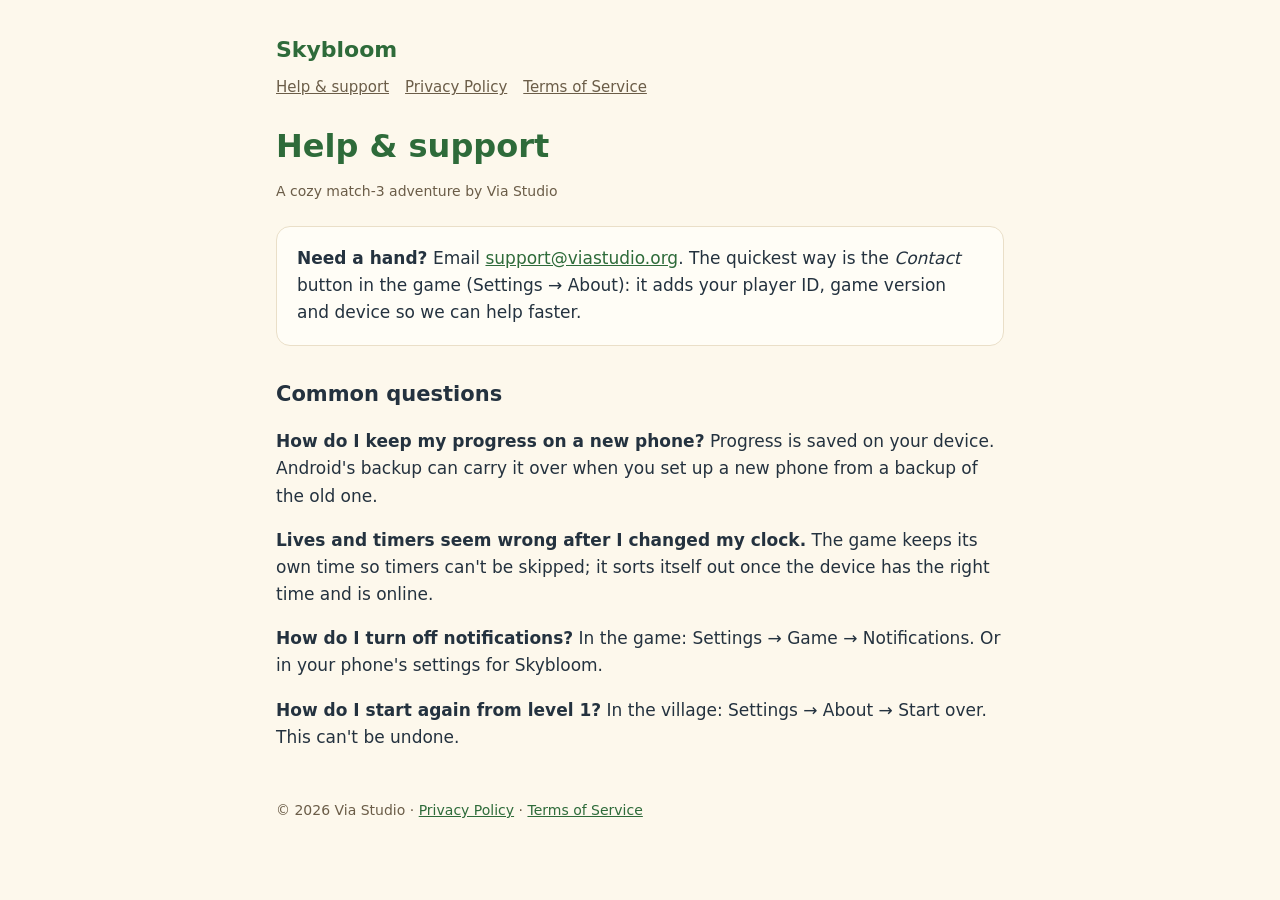
<file: index.html>
<!doctype html>
<html lang="en">
<head>
<meta charset="utf-8">
<meta name="viewport" content="width=device-width, initial-scale=1">
<title>Skybloom Help &amp; Support</title>
<link rel="stylesheet" href="style.css">
</head>
<body>
<main>
<header><a href="index.html">Skybloom</a></header>
<nav><a href="index.html">Help &amp; support</a><a href="privacy.html">Privacy Policy</a><a href="terms.html">Terms of Service</a></nav>

<h1>Help &amp; support</h1>
<p class="updated">A cozy match-3 adventure by Via Studio</p>

<div class="card">
<strong>Need a hand?</strong> Email <a href="mailto:support@viastudio.org">support@viastudio.org</a>. The quickest way is the <em>Contact</em> button in the game (Settings → About): it adds your player ID, game version and device so we can help faster.
</div>

<h2>Common questions</h2>
<p><strong>How do I keep my progress on a new phone?</strong> Progress is saved on your device. Android's backup can carry it over when you set up a new phone from a backup of the old one.</p>
<p><strong>Lives and timers seem wrong after I changed my clock.</strong> The game keeps its own time so timers can't be skipped; it sorts itself out once the device has the right time and is online.</p>
<p><strong>How do I turn off notifications?</strong> In the game: Settings → Game → Notifications. Or in your phone's settings for Skybloom.</p>
<p><strong>How do I start again from level 1?</strong> In the village: Settings → About → Start over. This can't be undone.</p>

<footer>© 2026 Via Studio · <a href="privacy.html">Privacy Policy</a> · <a href="terms.html">Terms of Service</a></footer>
</main>
</body>
</html>
</file>
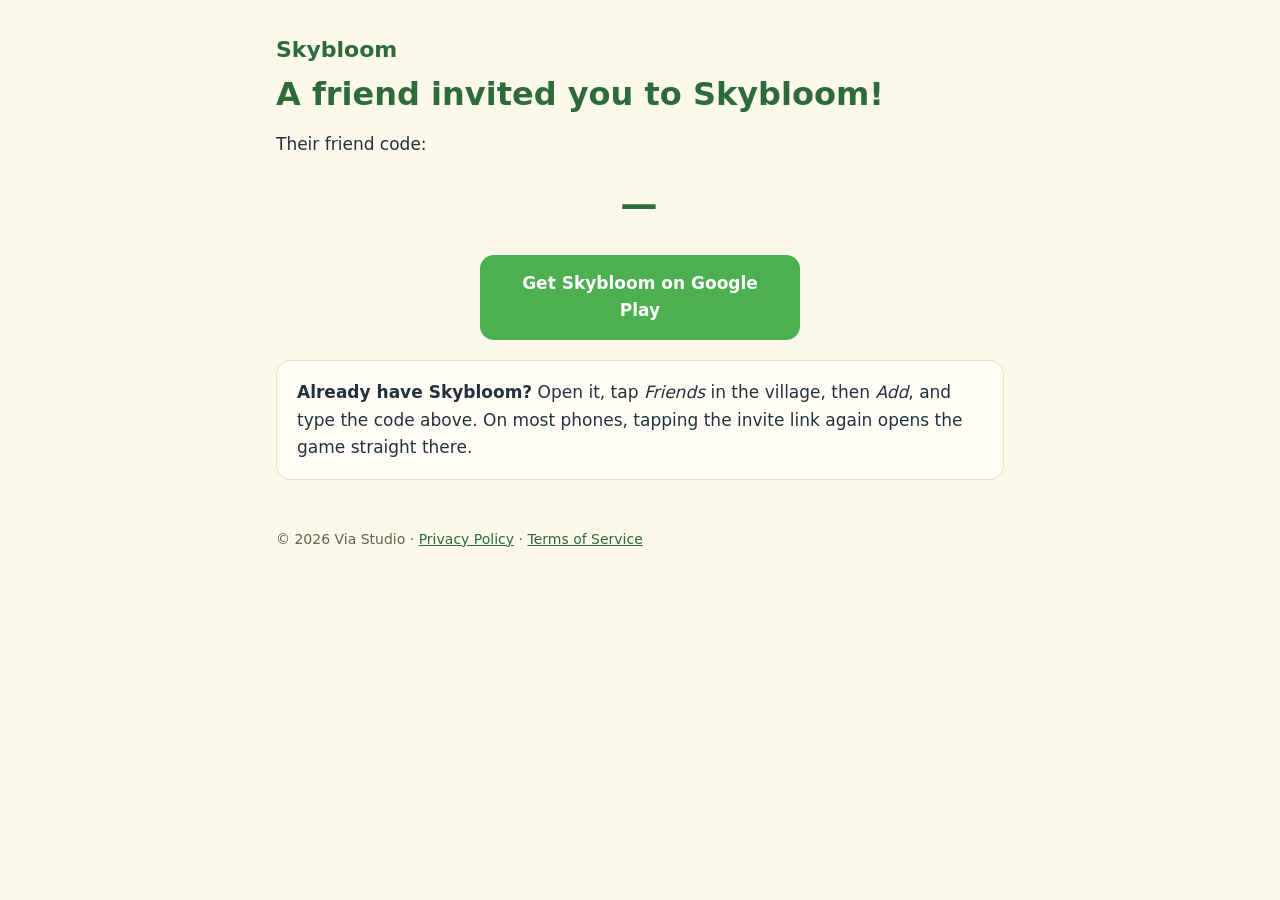
<file: f/index.html>
<!doctype html>
<html lang="en">
<head>
<meta charset="utf-8">
<meta name="viewport" content="width=device-width, initial-scale=1">
<title>Be my friend in Skybloom</title>
<link rel="stylesheet" href="../style.css">
<style>
  .code { font-size: 2.2em; font-weight: 700; letter-spacing: .06em; color: #2e6b3a; text-align: center; margin: .4em 0 .2em; }
  .store { display: block; text-align: center; margin: 1.2em auto; padding: .9em 1.4em; max-width: 320px; border-radius: 14px;
           background: #4caf50; color: #fff; font-weight: 700; text-decoration: none; }
</style>
</head>
<body>
<main>
<header><a href="../index.html">Skybloom</a></header>

<h1>A friend invited you to Skybloom!</h1>
<p>Their friend code:</p>
<div class="code" id="code">—</div>

<a class="store" href="https://play.google.com/store/apps/details?id=com.viastudio.skybloom">Get Skybloom on Google Play</a>

<div class="card">
<strong>Already have Skybloom?</strong> Open it, tap <em>Friends</em> in the village, then <em>Add</em>, and type the code above.
On most phones, tapping the invite link again opens the game straight there.
</div>

<footer>© 2026 Via Studio · <a href="../privacy.html">Privacy Policy</a> · <a href="../terms.html">Terms of Service</a></footer>
</main>
<script>
  // The code from ?c=SB-XXXX-XXXX, shown as typed letters only (anything else is dropped).
  var c = (new URLSearchParams(location.search).get('c') || '').toUpperCase().replace(/[^A-Z0-9-]/g, '').slice(0, 14);
  if (c) document.getElementById('code').textContent = c;
</script>
</body>
</html>
</file>
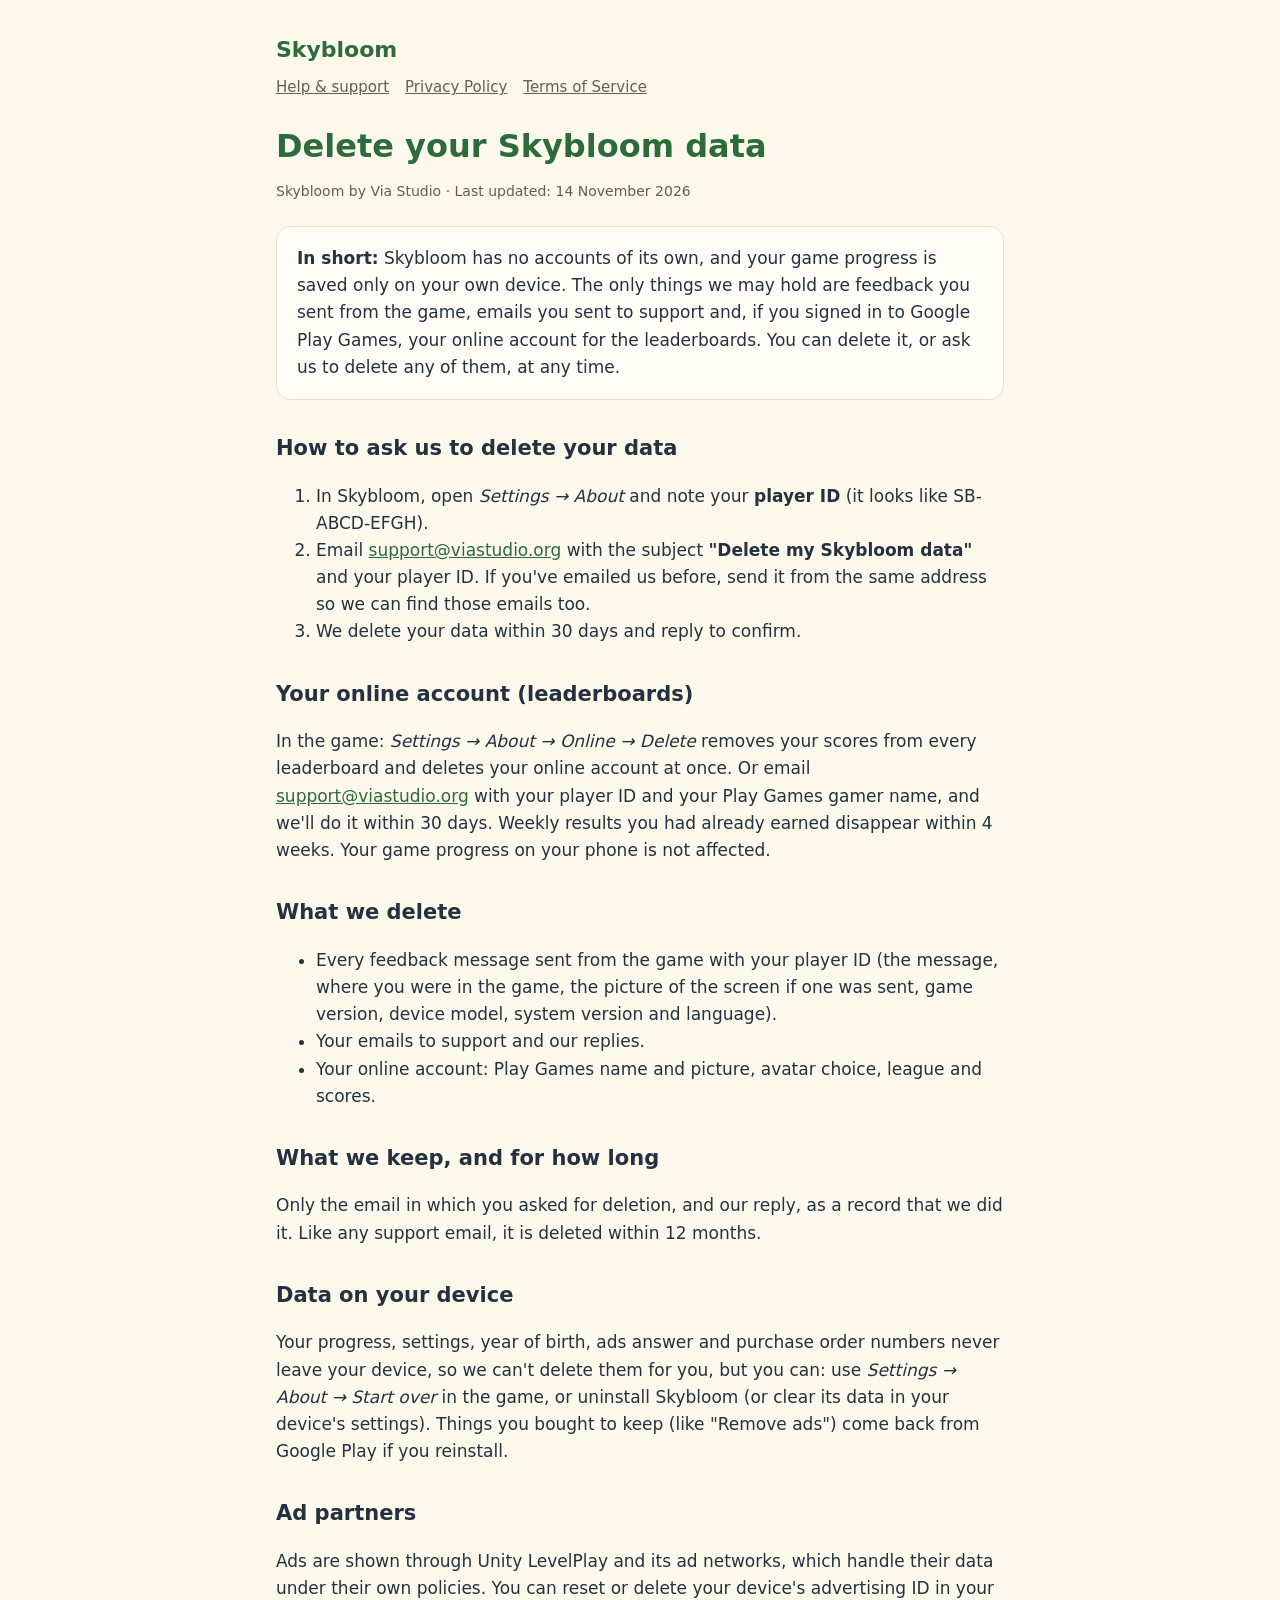
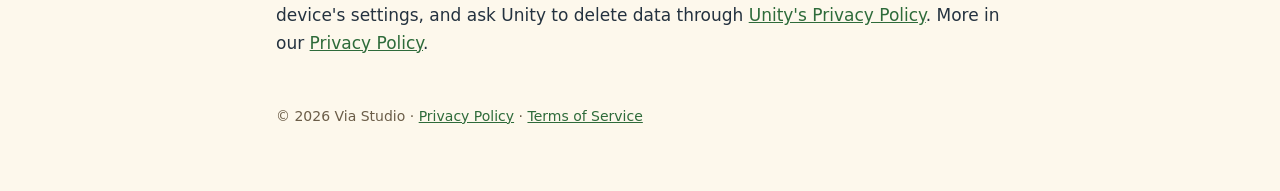
<file: delete-data.html>
<!doctype html>
<html lang="en">
<head>
<meta charset="utf-8">
<meta name="viewport" content="width=device-width, initial-scale=1">
<title>Delete Your Skybloom Data</title>
<link rel="stylesheet" href="style.css">
</head>
<body>
<main>
<header><a href="index.html">Skybloom</a></header>
<nav><a href="index.html">Help &amp; support</a><a href="privacy.html">Privacy Policy</a><a href="terms.html">Terms of Service</a></nav>

<h1>Delete your Skybloom data</h1>
<p class="updated">Skybloom by Via Studio · Last updated: 14 November 2026</p>

<div class="card">
<strong>In short:</strong> Skybloom has no accounts of its own, and your game progress is saved only on your own device. The only things we may hold are feedback you sent from the game, emails you sent to support and, if you signed in to Google Play Games, your online account for the leaderboards. You can delete it, or ask us to delete any of them, at any time.
</div>

<h2>How to ask us to delete your data</h2>
<ol>
<li>In Skybloom, open <em>Settings → About</em> and note your <strong>player ID</strong> (it looks like SB-ABCD-EFGH).</li>
<li>Email <a href="mailto:support@viastudio.org?subject=Delete%20my%20Skybloom%20data">support@viastudio.org</a> with the subject <strong>"Delete my Skybloom data"</strong> and your player ID. If you've emailed us before, send it from the same address so we can find those emails too.</li>
<li>We delete your data within 30 days and reply to confirm.</li>
</ol>

<h2>Your online account (leaderboards)</h2>
<p>In the game: <em>Settings → About → Online → Delete</em> removes your scores from every leaderboard and deletes your online account at once. Or email <a href="mailto:support@viastudio.org?subject=Delete%20my%20Skybloom%20data">support@viastudio.org</a> with your player ID and your Play Games gamer name, and we'll do it within 30 days. Weekly results you had already earned disappear within 4 weeks. Your game progress on your phone is not affected.</p>

<h2>What we delete</h2>
<ul>
<li>Every feedback message sent from the game with your player ID (the message, where you were in the game, the picture of the screen if one was sent, game version, device model, system version and language).</li>
<li>Your emails to support and our replies.</li>
<li>Your online account: Play Games name and picture, avatar choice, league and scores.</li>
</ul>

<h2>What we keep, and for how long</h2>
<p>Only the email in which you asked for deletion, and our reply, as a record that we did it. Like any support email, it is deleted within 12 months.</p>

<h2>Data on your device</h2>
<p>Your progress, settings, year of birth, ads answer and purchase order numbers never leave your device, so we can't delete them for you, but you can: use <em>Settings → About → Start over</em> in the game, or uninstall Skybloom (or clear its data in your device's settings). Things you bought to keep (like "Remove ads") come back from Google Play if you reinstall.</p>

<h2>Ad partners</h2>
<p>Ads are shown through Unity LevelPlay and its ad networks, which handle their data under their own policies. You can reset or delete your device's advertising ID in your device's settings, and ask Unity to delete data through <a href="https://unity.com/legal/game-player-and-app-user-privacy-policy">Unity's Privacy Policy</a>. More in our <a href="privacy.html">Privacy Policy</a>.</p>

<footer>© 2026 Via Studio · <a href="privacy.html">Privacy Policy</a> · <a href="terms.html">Terms of Service</a></footer>
</main>
</body>
</html>
</file>
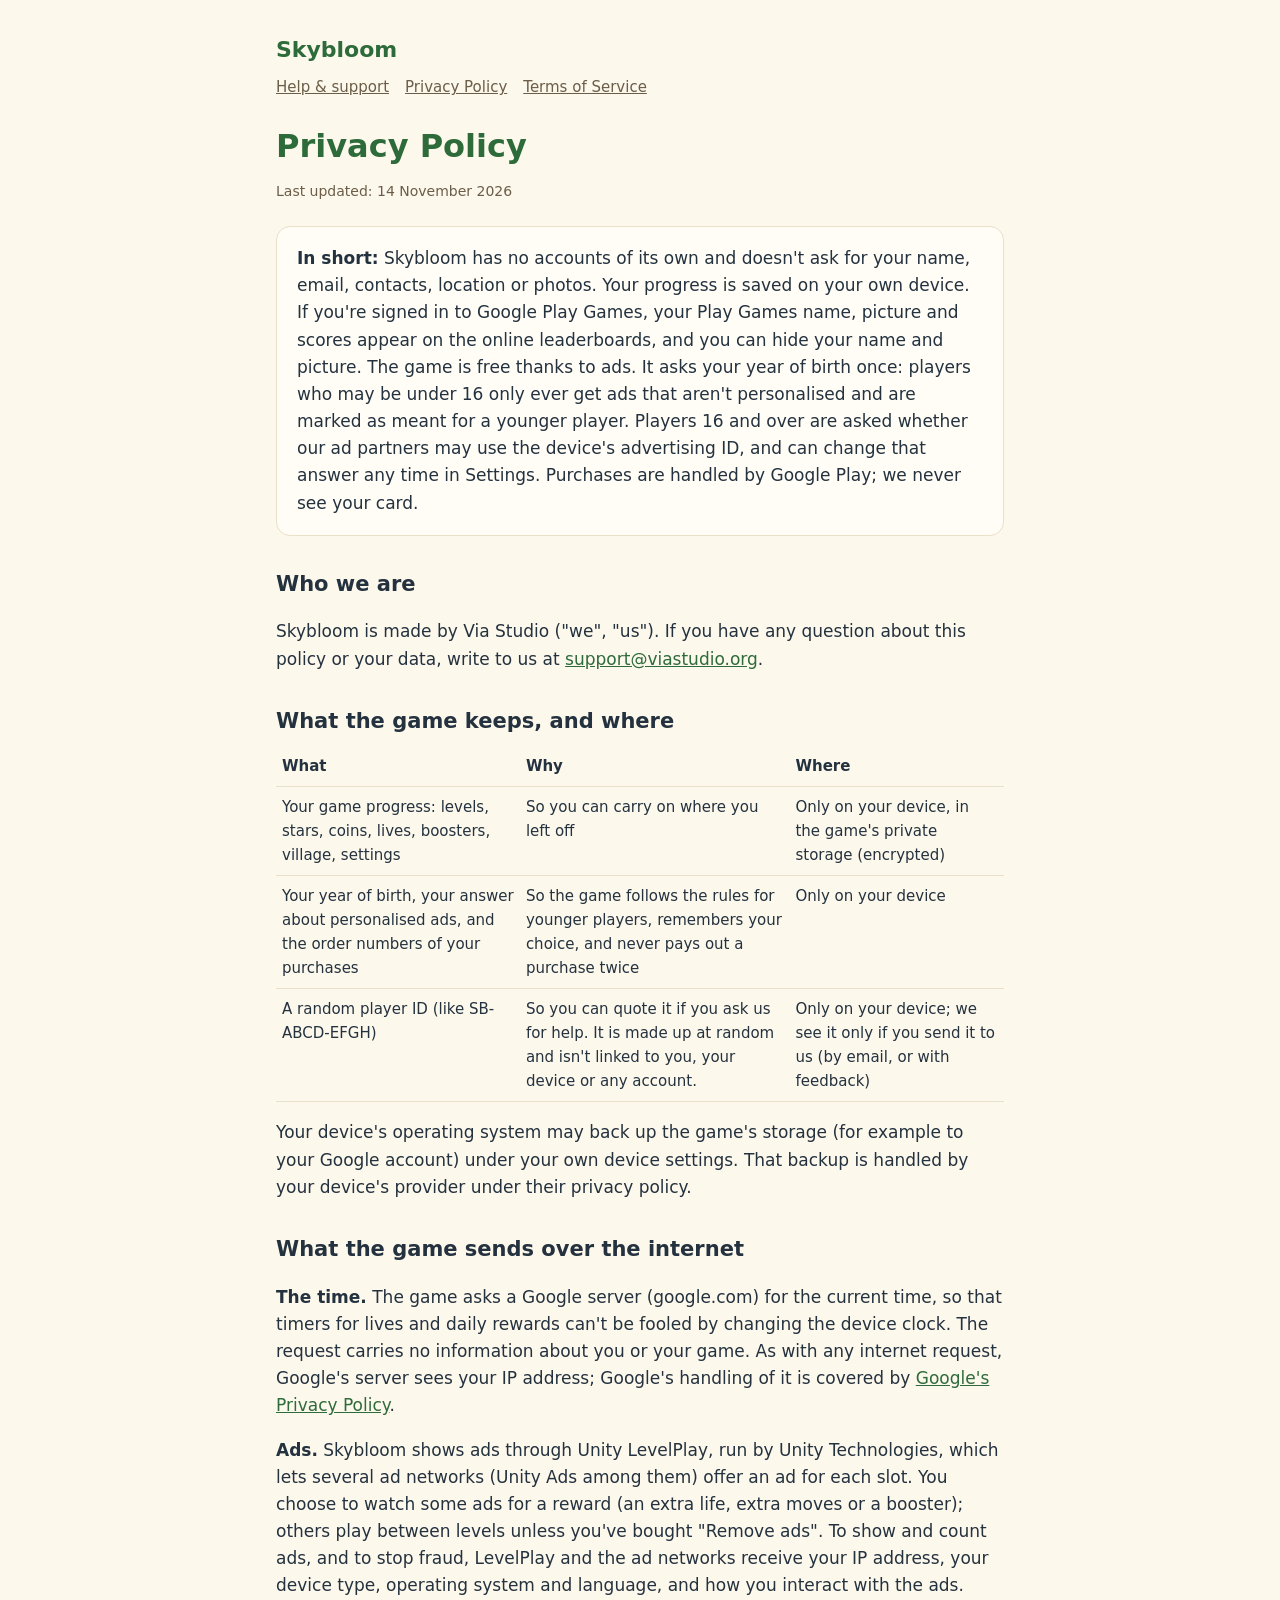
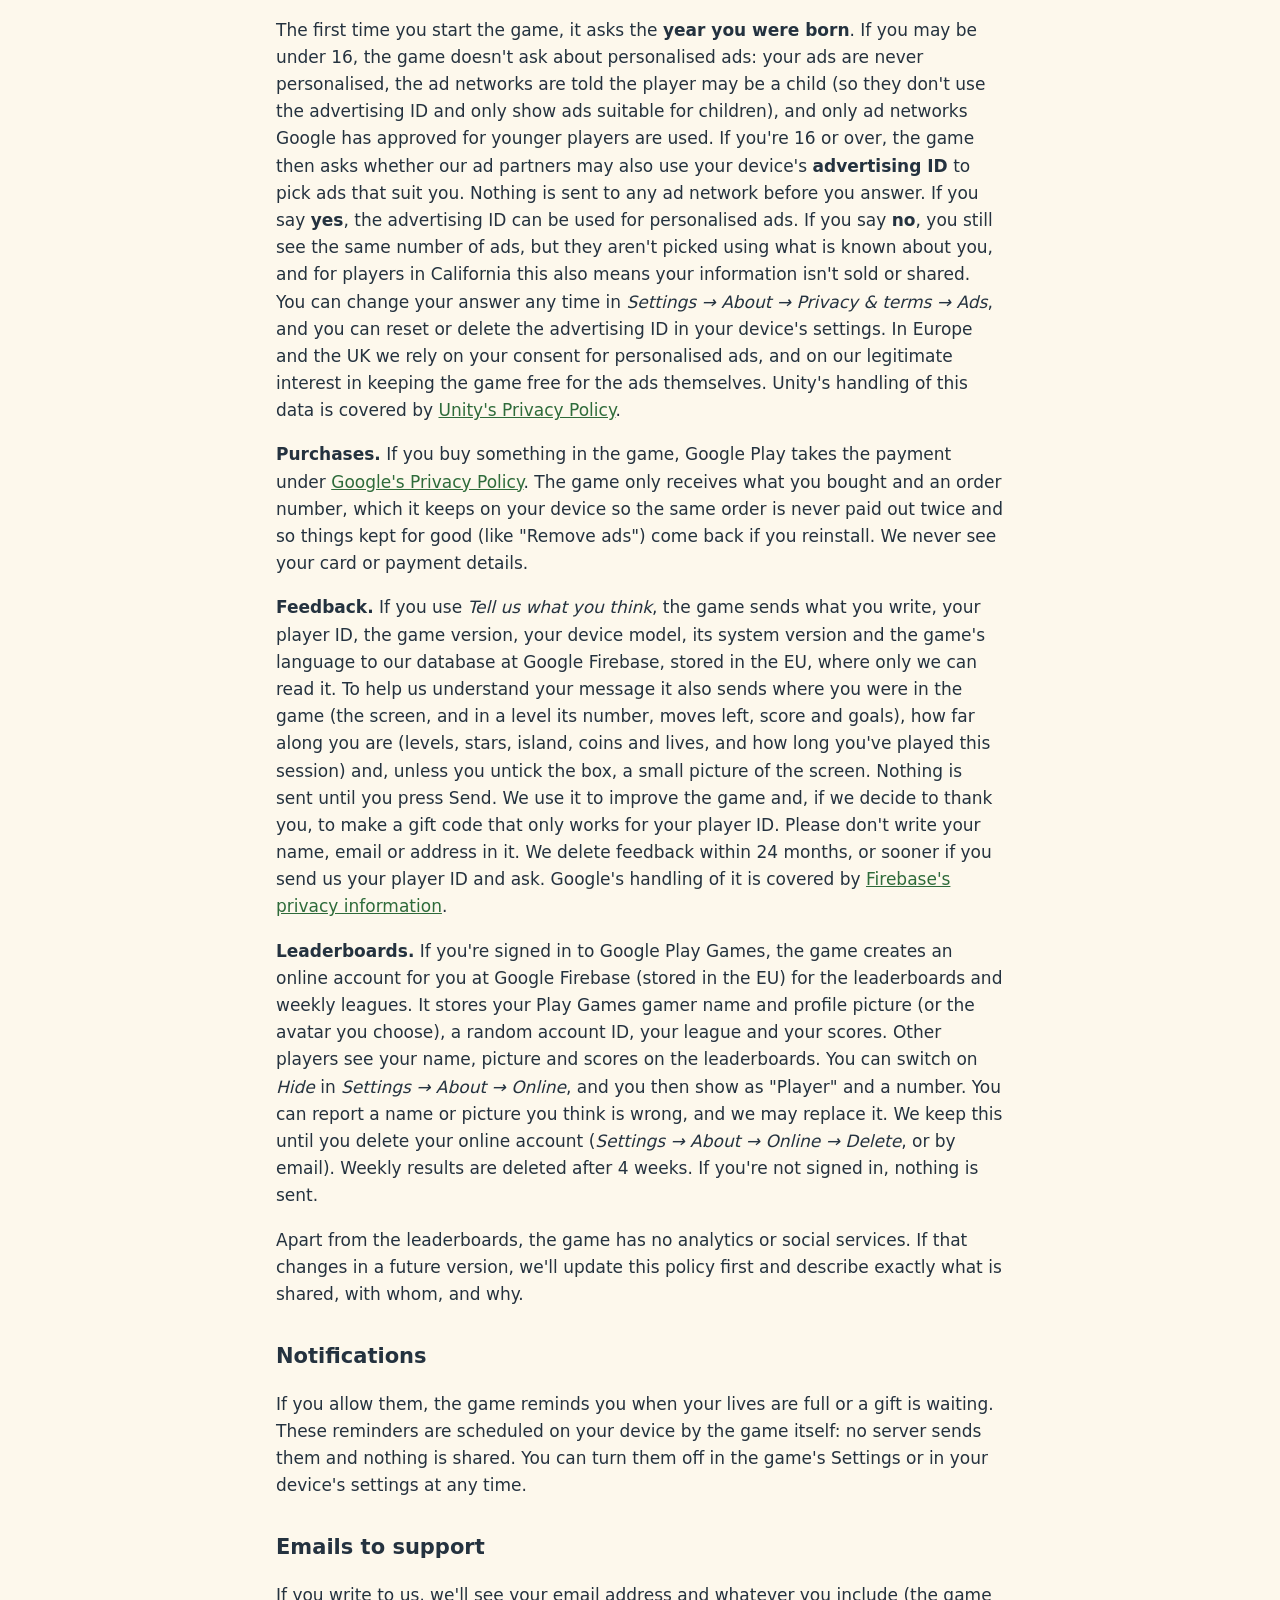
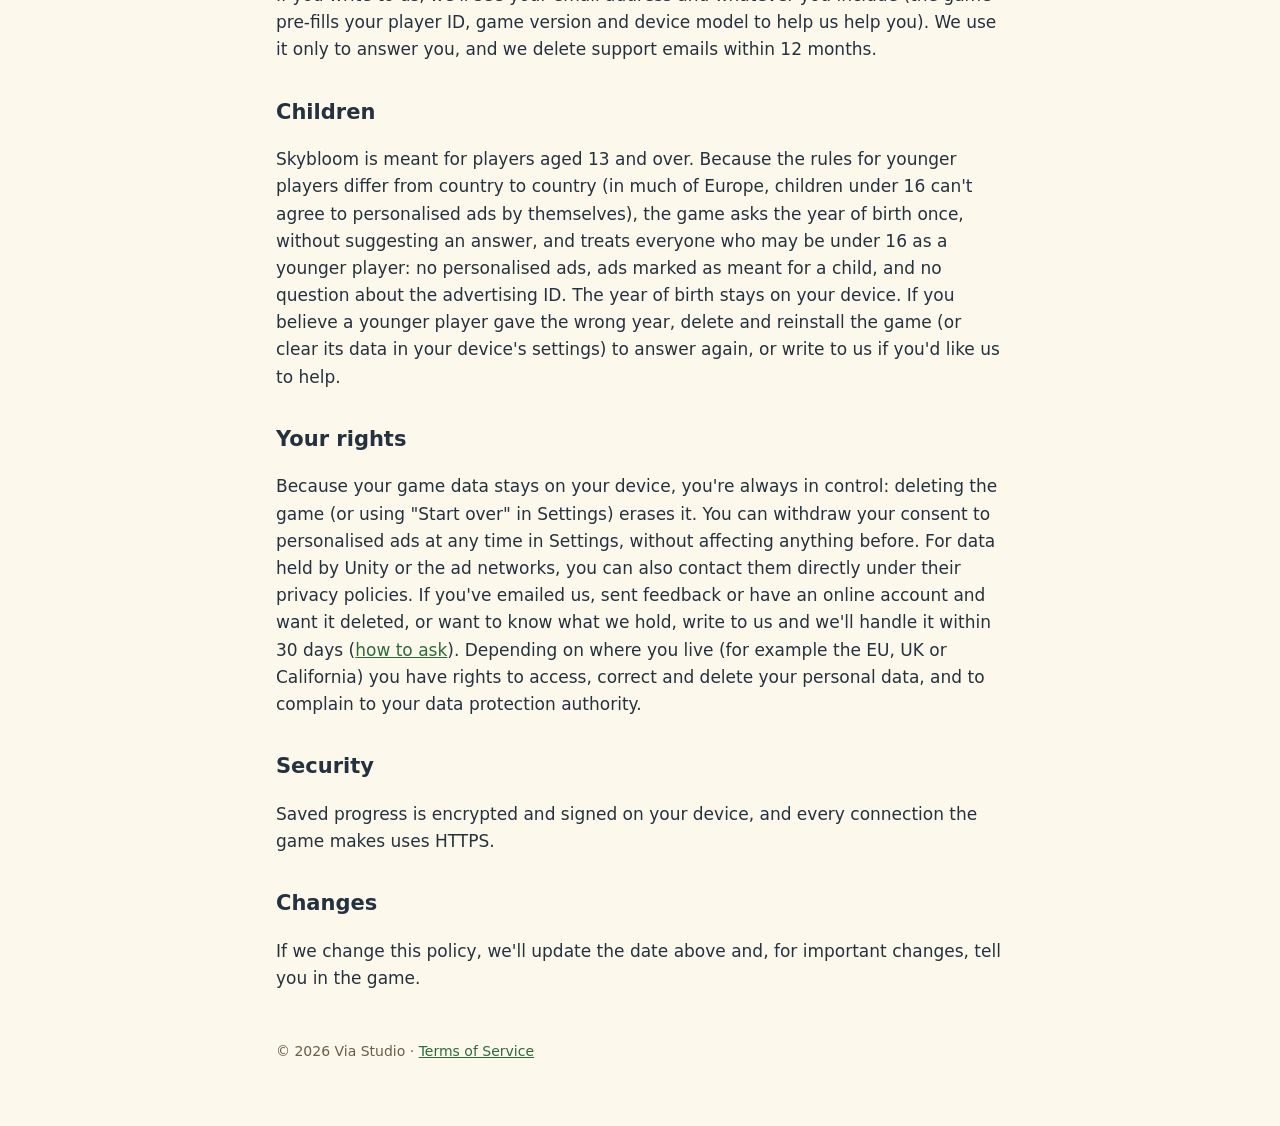
<file: privacy.html>
<!doctype html>
<html lang="en">
<head>
<meta charset="utf-8">
<meta name="viewport" content="width=device-width, initial-scale=1">
<title>Skybloom Privacy Policy</title>
<link rel="stylesheet" href="style.css">
</head>
<body>
<main>
<header><a href="index.html">Skybloom</a></header>
<nav><a href="index.html">Help &amp; support</a><a href="privacy.html">Privacy Policy</a><a href="terms.html">Terms of Service</a></nav>

<h1>Privacy Policy</h1>
<p class="updated">Last updated: 14 November 2026</p>

<div class="card">
<strong>In short:</strong> Skybloom has no accounts of its own and doesn't ask for your name, email, contacts, location or photos. Your progress is saved on your own device. If you're signed in to Google Play Games, your Play Games name, picture and scores appear on the online leaderboards, and you can hide your name and picture. The game is free thanks to ads. It asks your year of birth once: players who may be under 16 only ever get ads that aren't personalised and are marked as meant for a younger player. Players 16 and over are asked whether our ad partners may use the device's advertising ID, and can change that answer any time in Settings. Purchases are handled by Google Play; we never see your card.
</div>

<h2>Who we are</h2>
<p>Skybloom is made by Via Studio ("we", "us"). If you have any question about this policy or your data, write to us at <a href="mailto:support@viastudio.org">support@viastudio.org</a>.</p>

<h2>What the game keeps, and where</h2>
<table>
<tr><th>What</th><th>Why</th><th>Where</th></tr>
<tr><td>Your game progress: levels, stars, coins, lives, boosters, village, settings</td><td>So you can carry on where you left off</td><td>Only on your device, in the game's private storage (encrypted)</td></tr>
<tr><td>Your year of birth, your answer about personalised ads, and the order numbers of your purchases</td><td>So the game follows the rules for younger players, remembers your choice, and never pays out a purchase twice</td><td>Only on your device</td></tr>
<tr><td>A random player ID (like SB-ABCD-EFGH)</td><td>So you can quote it if you ask us for help. It is made up at random and isn't linked to you, your device or any account.</td><td>Only on your device; we see it only if you send it to us (by email, or with feedback)</td></tr>
</table>
<p>Your device's operating system may back up the game's storage (for example to your Google account) under your own device settings. That backup is handled by your device's provider under their privacy policy.</p>

<h2>What the game sends over the internet</h2>
<p><strong>The time.</strong> The game asks a Google server (google.com) for the current time, so that timers for lives and daily rewards can't be fooled by changing the device clock. The request carries no information about you or your game. As with any internet request, Google's server sees your IP address; Google's handling of it is covered by <a href="https://policies.google.com/privacy">Google's Privacy Policy</a>.</p>
<p><strong>Ads.</strong> Skybloom shows ads through Unity LevelPlay, run by Unity Technologies, which lets several ad networks (Unity Ads among them) offer an ad for each slot. You choose to watch some ads for a reward (an extra life, extra moves or a booster); others play between levels unless you've bought "Remove ads". To show and count ads, and to stop fraud, LevelPlay and the ad networks receive your IP address, your device type, operating system and language, and how you interact with the ads.</p>
<p>The first time you start the game, it asks the <strong>year you were born</strong>. If you may be under 16, the game doesn't ask about personalised ads: your ads are never personalised, the ad networks are told the player may be a child (so they don't use the advertising ID and only show ads suitable for children), and only ad networks Google has approved for younger players are used. If you're 16 or over, the game then asks whether our ad partners may also use your device's <strong>advertising ID</strong> to pick ads that suit you. Nothing is sent to any ad network before you answer. If you say <strong>yes</strong>, the advertising ID can be used for personalised ads. If you say <strong>no</strong>, you still see the same number of ads, but they aren't picked using what is known about you, and for players in California this also means your information isn't sold or shared. You can change your answer any time in <em>Settings → About → Privacy &amp; terms → Ads</em>, and you can reset or delete the advertising ID in your device's settings. In Europe and the UK we rely on your consent for personalised ads, and on our legitimate interest in keeping the game free for the ads themselves. Unity's handling of this data is covered by <a href="https://unity.com/legal/game-player-and-app-user-privacy-policy">Unity's Privacy Policy</a>.</p>
<p><strong>Purchases.</strong> If you buy something in the game, Google Play takes the payment under <a href="https://policies.google.com/privacy">Google's Privacy Policy</a>. The game only receives what you bought and an order number, which it keeps on your device so the same order is never paid out twice and so things kept for good (like "Remove ads") come back if you reinstall. We never see your card or payment details.</p>
<p><strong>Feedback.</strong> If you use <em>Tell us what you think</em>, the game sends what you write, your player ID, the game version, your device model, its system version and the game's language to our database at Google Firebase, stored in the EU, where only we can read it. To help us understand your message it also sends where you were in the game (the screen, and in a level its number, moves left, score and goals), how far along you are (levels, stars, island, coins and lives, and how long you've played this session) and, unless you untick the box, a small picture of the screen. Nothing is sent until you press Send. We use it to improve the game and, if we decide to thank you, to make a gift code that only works for your player ID. Please don't write your name, email or address in it. We delete feedback within 24 months, or sooner if you send us your player ID and ask. Google's handling of it is covered by <a href="https://firebase.google.com/support/privacy">Firebase's privacy information</a>.</p>
<p><strong>Leaderboards.</strong> If you're signed in to Google Play Games, the game creates an online account for you at Google Firebase (stored in the EU) for the leaderboards and weekly leagues. It stores your Play Games gamer name and profile picture (or the avatar you choose), a random account ID, your league and your scores. Other players see your name, picture and scores on the leaderboards. You can switch on <em>Hide</em> in <em>Settings → About → Online</em>, and you then show as "Player" and a number. You can report a name or picture you think is wrong, and we may replace it. We keep this until you delete your online account (<em>Settings → About → Online → Delete</em>, or by email). Weekly results are deleted after 4 weeks. If you're not signed in, nothing is sent.</p>
<p>Apart from the leaderboards, the game has no analytics or social services. If that changes in a future version, we'll update this policy first and describe exactly what is shared, with whom, and why.</p>

<h2>Notifications</h2>
<p>If you allow them, the game reminds you when your lives are full or a gift is waiting. These reminders are scheduled on your device by the game itself: no server sends them and nothing is shared. You can turn them off in the game's Settings or in your device's settings at any time.</p>

<h2>Emails to support</h2>
<p>If you write to us, we'll see your email address and whatever you include (the game pre-fills your player ID, game version and device model to help us help you). We use it only to answer you, and we delete support emails within 12 months.</p>

<h2>Children</h2>
<p>Skybloom is meant for players aged 13 and over. Because the rules for younger players differ from country to country (in much of Europe, children under 16 can't agree to personalised ads by themselves), the game asks the year of birth once, without suggesting an answer, and treats everyone who may be under 16 as a younger player: no personalised ads, ads marked as meant for a child, and no question about the advertising ID. The year of birth stays on your device. If you believe a younger player gave the wrong year, delete and reinstall the game (or clear its data in your device's settings) to answer again, or write to us if you'd like us to help.</p>

<h2>Your rights</h2>
<p>Because your game data stays on your device, you're always in control: deleting the game (or using "Start over" in Settings) erases it. You can withdraw your consent to personalised ads at any time in Settings, without affecting anything before. For data held by Unity or the ad networks, you can also contact them directly under their privacy policies. If you've emailed us, sent feedback or have an online account and want it deleted, or want to know what we hold, write to us and we'll handle it within 30 days (<a href="delete-data.html">how to ask</a>). Depending on where you live (for example the EU, UK or California) you have rights to access, correct and delete your personal data, and to complain to your data protection authority.</p>

<h2>Security</h2>
<p>Saved progress is encrypted and signed on your device, and every connection the game makes uses HTTPS.</p>

<h2>Changes</h2>
<p>If we change this policy, we'll update the date above and, for important changes, tell you in the game.</p>

<footer>© 2026 Via Studio · <a href="terms.html">Terms of Service</a></footer>
</main>
</body>
</html>
</file>
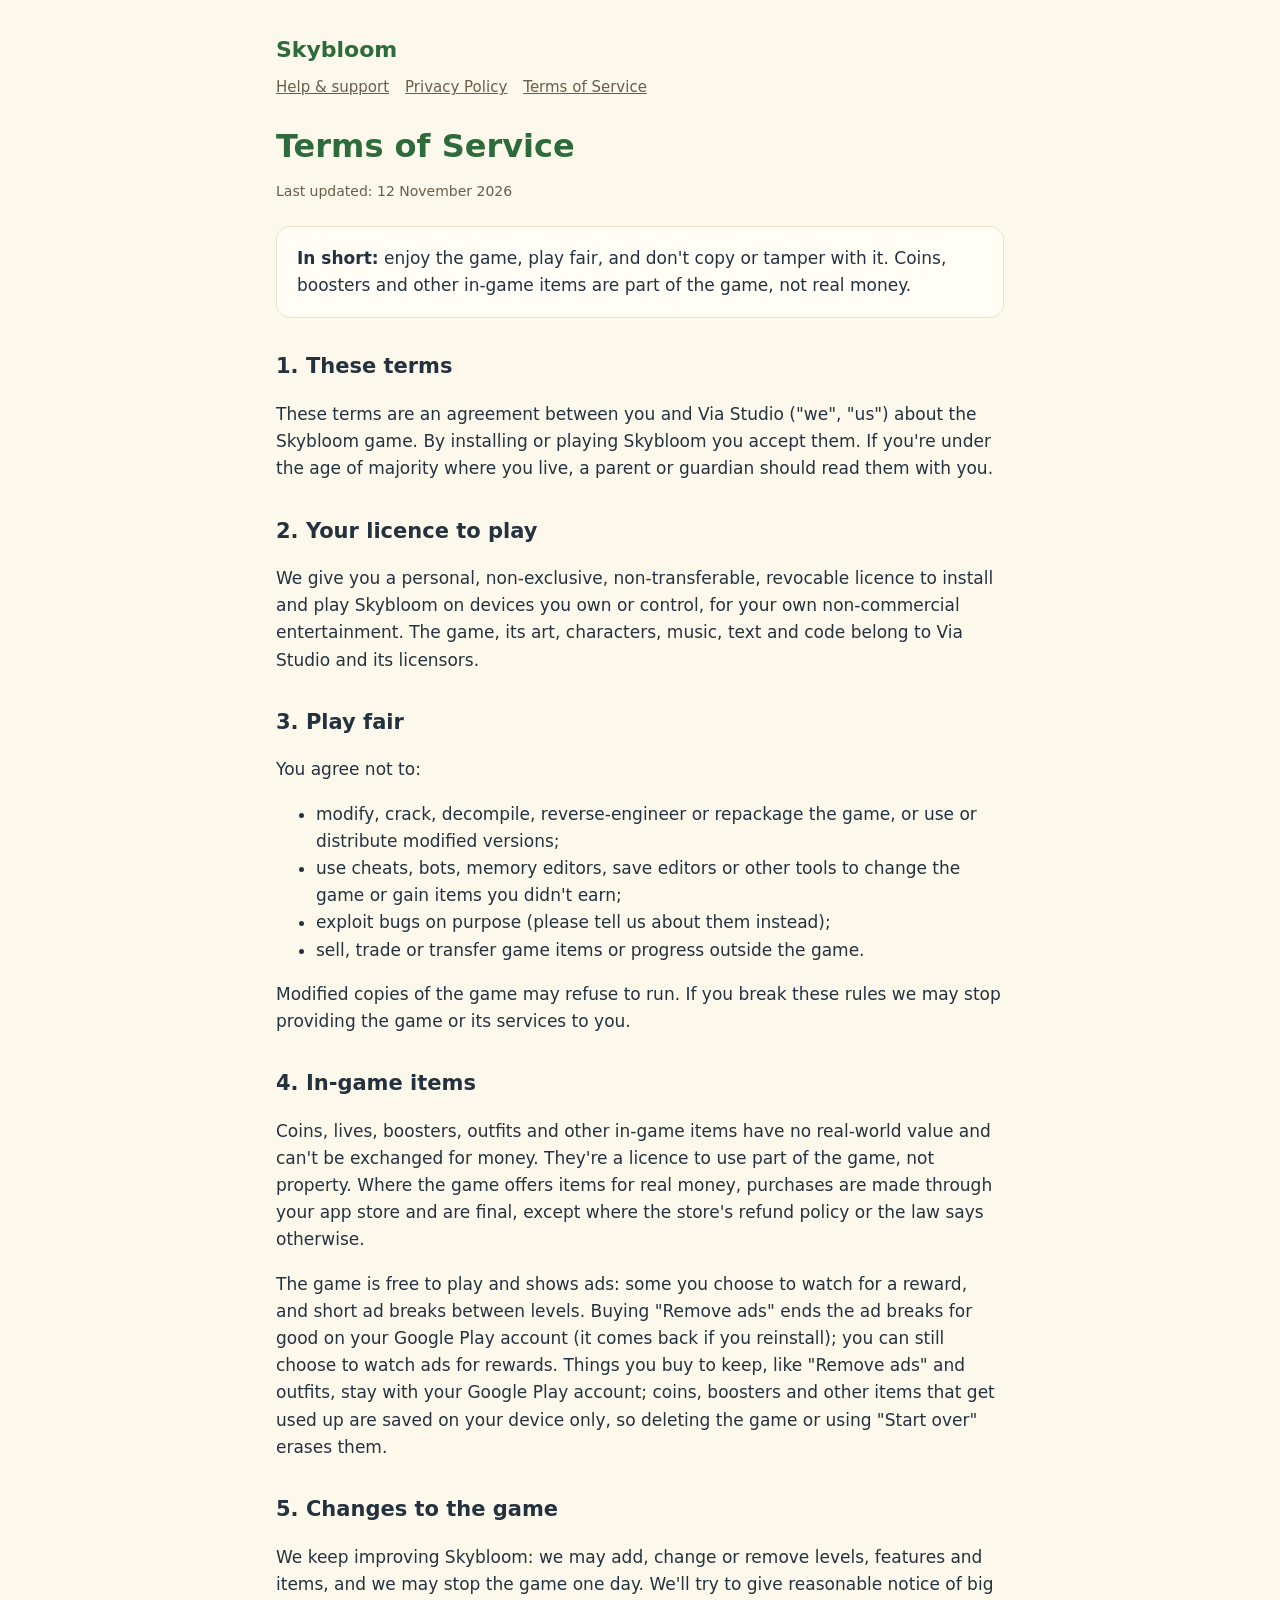
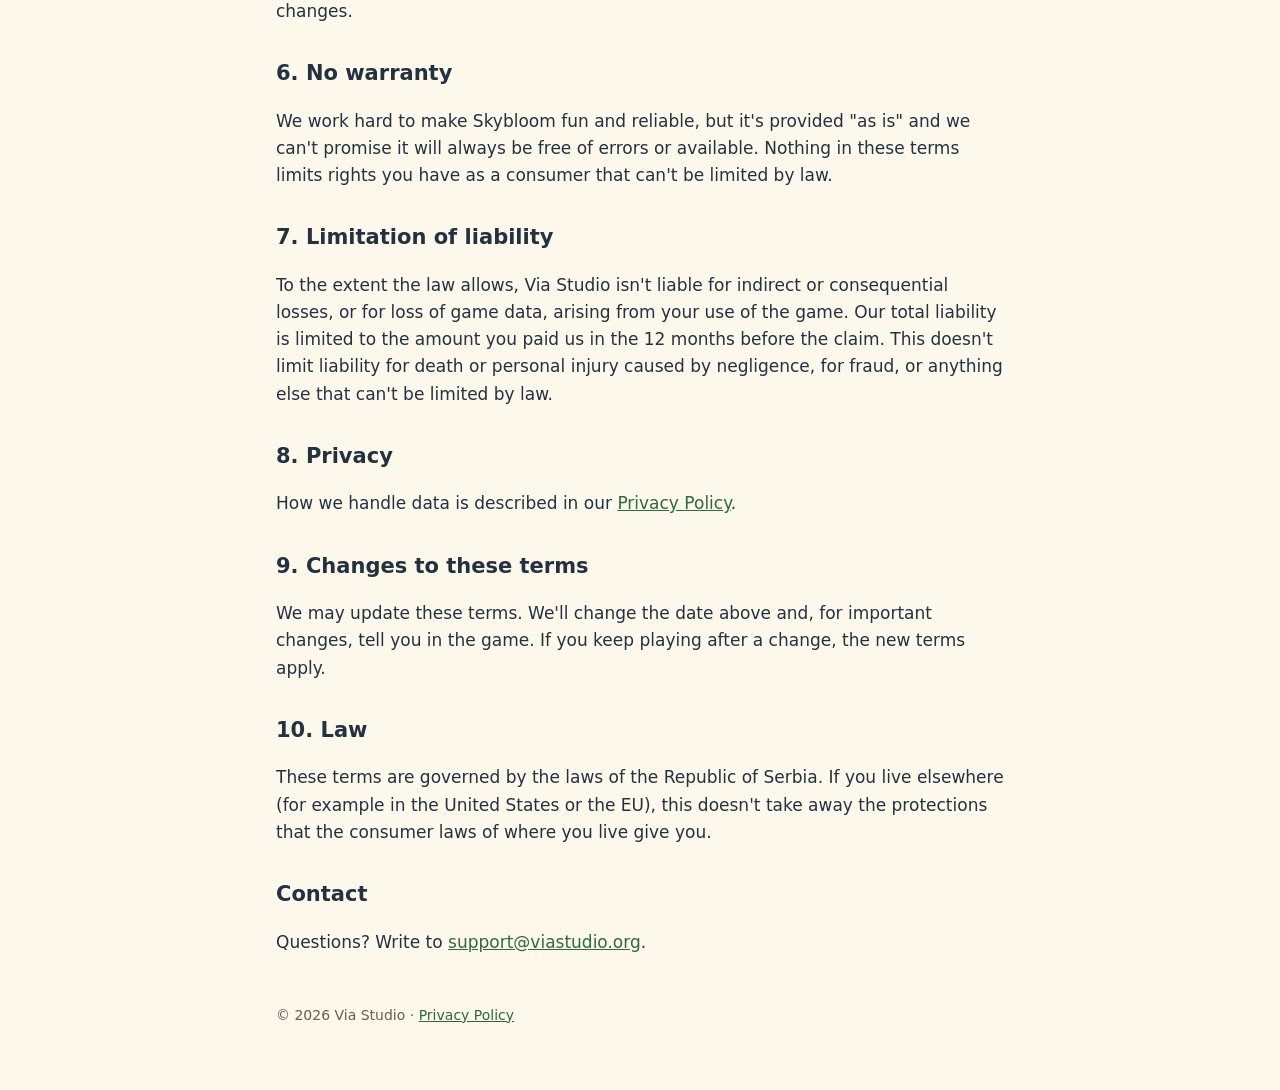
<file: terms.html>
<!doctype html>
<html lang="en">
<head>
<meta charset="utf-8">
<meta name="viewport" content="width=device-width, initial-scale=1">
<title>Skybloom Terms of Service</title>
<link rel="stylesheet" href="style.css">
</head>
<body>
<main>
<header><a href="index.html">Skybloom</a></header>
<nav><a href="index.html">Help &amp; support</a><a href="privacy.html">Privacy Policy</a><a href="terms.html">Terms of Service</a></nav>

<h1>Terms of Service</h1>
<p class="updated">Last updated: 12 November 2026</p>

<div class="card">
<strong>In short:</strong> enjoy the game, play fair, and don't copy or tamper with it. Coins, boosters and other in-game items are part of the game, not real money.
</div>

<h2>1. These terms</h2>
<p>These terms are an agreement between you and Via Studio ("we", "us") about the Skybloom game. By installing or playing Skybloom you accept them. If you're under the age of majority where you live, a parent or guardian should read them with you.</p>

<h2>2. Your licence to play</h2>
<p>We give you a personal, non-exclusive, non-transferable, revocable licence to install and play Skybloom on devices you own or control, for your own non-commercial entertainment. The game, its art, characters, music, text and code belong to Via Studio and its licensors.</p>

<h2>3. Play fair</h2>
<p>You agree not to:</p>
<ul>
<li>modify, crack, decompile, reverse-engineer or repackage the game, or use or distribute modified versions;</li>
<li>use cheats, bots, memory editors, save editors or other tools to change the game or gain items you didn't earn;</li>
<li>exploit bugs on purpose (please tell us about them instead);</li>
<li>sell, trade or transfer game items or progress outside the game.</li>
</ul>
<p>Modified copies of the game may refuse to run. If you break these rules we may stop providing the game or its services to you.</p>

<h2>4. In-game items</h2>
<p>Coins, lives, boosters, outfits and other in-game items have no real-world value and can't be exchanged for money. They're a licence to use part of the game, not property. Where the game offers items for real money, purchases are made through your app store and are final, except where the store's refund policy or the law says otherwise.</p>
<p>The game is free to play and shows ads: some you choose to watch for a reward, and short ad breaks between levels. Buying "Remove ads" ends the ad breaks for good on your Google Play account (it comes back if you reinstall); you can still choose to watch ads for rewards. Things you buy to keep, like "Remove ads" and outfits, stay with your Google Play account; coins, boosters and other items that get used up are saved on your device only, so deleting the game or using "Start over" erases them.</p>

<h2>5. Changes to the game</h2>
<p>We keep improving Skybloom: we may add, change or remove levels, features and items, and we may stop the game one day. We'll try to give reasonable notice of big changes.</p>

<h2>6. No warranty</h2>
<p>We work hard to make Skybloom fun and reliable, but it's provided "as is" and we can't promise it will always be free of errors or available. Nothing in these terms limits rights you have as a consumer that can't be limited by law.</p>

<h2>7. Limitation of liability</h2>
<p>To the extent the law allows, Via Studio isn't liable for indirect or consequential losses, or for loss of game data, arising from your use of the game. Our total liability is limited to the amount you paid us in the 12 months before the claim. This doesn't limit liability for death or personal injury caused by negligence, for fraud, or anything else that can't be limited by law.</p>

<h2>8. Privacy</h2>
<p>How we handle data is described in our <a href="privacy.html">Privacy Policy</a>.</p>

<h2>9. Changes to these terms</h2>
<p>We may update these terms. We'll change the date above and, for important changes, tell you in the game. If you keep playing after a change, the new terms apply.</p>

<h2>10. Law</h2>
<p>These terms are governed by the laws of the Republic of Serbia. If you live elsewhere (for example in the United States or the EU), this doesn't take away the protections that the consumer laws of where you live give you.</p>

<h2>Contact</h2>
<p>Questions? Write to <a href="mailto:support@viastudio.org">support@viastudio.org</a>.</p>

<footer>© 2026 Via Studio · <a href="privacy.html">Privacy Policy</a></footer>
</main>
</body>
</html>
</file>
<file: style.css>
:root {
  --bg: #fdf8ec;
  --card: #fffdf6;
  --ink: #24323f;
  --muted: #6b5d48;
  --green: #2e6b3a;
  --line: #eadfc8;
}
@media (prefers-color-scheme: dark) {
  :root { --bg: #1d2321; --card: #252c29; --ink: #ecebe4; --muted: #b9ae99; --green: #8fd19a; --line: #3a423e; }
}
* { box-sizing: border-box; }
body {
  margin: 0;
  background: var(--bg);
  color: var(--ink);
  font: 17px/1.6 system-ui, -apple-system, "Segoe UI", Roboto, sans-serif;
}
main { max-width: 760px; margin: 0 auto; padding: 32px 16px 64px; }
header { display: flex; align-items: center; gap: 12px; margin-bottom: 8px; }
header a { color: var(--green); font-weight: 700; text-decoration: none; font-size: 22px; }
nav { display: flex; gap: 16px; flex-wrap: wrap; margin-bottom: 28px; font-size: 15px; }
nav a { color: var(--muted); }
h1 { color: var(--green); font-size: 32px; line-height: 1.2; margin: 0 0 4px; }
h2 { font-size: 21px; margin: 32px 0 8px; }
.updated { color: var(--muted); font-size: 14px; margin-bottom: 24px; }
.card { background: var(--card); border: 1px solid var(--line); border-radius: 14px; padding: 18px 20px; margin: 16px 0; }
table { width: 100%; border-collapse: collapse; font-size: 15px; }
th, td { text-align: left; padding: 8px 6px; border-bottom: 1px solid var(--line); vertical-align: top; }
a { color: var(--green); }
footer { margin-top: 48px; color: var(--muted); font-size: 14px; }
</file>
